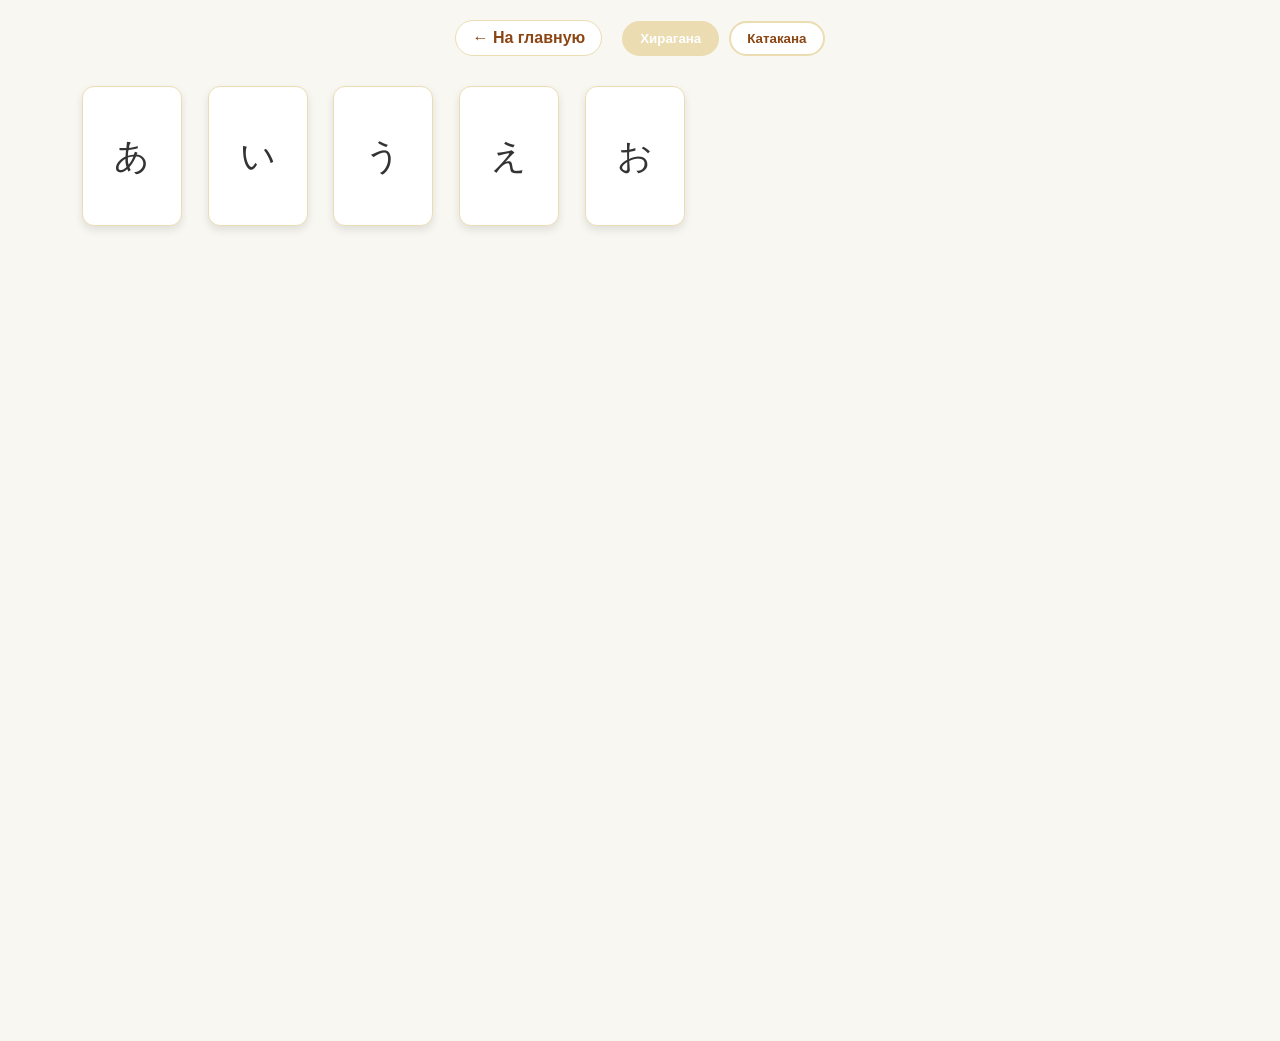
<file: hiragana.html>
<!DOCTYPE html>
<html lang="ru">
<head>
    <meta charset="UTF-8">
    <meta name="viewport" content="width=device-width, initial-scale=1.0">
    <title>Kuriimu JP Study</title>
    <link rel="stylesheet" href="assets/css/style.css?v=1.1">
</head>
<body>

    <nav class="alphabet-selector">
    <a href="index.html" class="back-button">← На главную</a>
    
    <div class="mode-switch">
        <button onclick="switchMode('hiragana')" id="btn-hira" class="active">Хирагана</button>
        <button onclick="switchMode('katakana')" id="btn-kata">Катакана</button>
    </div>
</nav>

    <div class="grid-container" id="main-grid"></div>
    
    <script src="assets/js/alphabet.js"></script>
    <script>
        function switchMode(mode) {
            initAlphabet(mode);
            
            // Визуальное переключение активной кнопки
            document.querySelectorAll('.alphabet-selector button').forEach(btn => btn.classList.remove('active'));
            const activeBtnId = mode === 'hiragana' ? 'btn-hira' : 'btn-kata';
            document.getElementById(activeBtnId).classList.add('active');
        }

        document.addEventListener('DOMContentLoaded', () => {
    // Получаем параметры из ссылки
        const urlParams = new URLSearchParams(window.location.search);
        const mode = urlParams.get('mode');

    // Если в ссылке указана катакана, включаем её, иначе — хирагану по умолчанию
        if (mode === 'katakana') {
            switchMode('katakana');
        } else {
            switchMode('hiragana');
        }
        });
    </script>
</body>
</html>
</file>
<file: assets/css/style.css>
/* Базовые настройки */
* {
    box-sizing: border-box;
    margin: 0;
    padding: 0;
}

body {
    background-color: #f9f7f2;
    font-family: sans-serif;
    display: block; /* Убираем flex, чтобы сетка не сжималась */
    padding: 20px;
}

/* Переключатель */
.alphabet-selector {
    display: flex;
    gap: 10px;
    justify-content: center;
    margin-bottom: 30px;
}

.alphabet-selector button {
    padding: 8px 16px;
    cursor: pointer;
    border: 2px solid #ebdcb2;
    background: white;
    border-radius: 20px;
    font-weight: bold;
    color: #8b4513;
}

.alphabet-selector button.active {
    background: #ebdcb2;
    color: white;
}

/* СЕТКА (Компактная) */
.grid-container {
    display: grid !important;
    /* auto-fill заполнит всю ширину экрана карточками */
    grid-template-columns: repeat(auto-fill, minmax(100px, 1fr)) !important;
    gap: 15px !important;
    width: 90%; /* Занимаем почти всю ширину экрана */
    max-width: 1200px; /* Но не растягиваемся бесконечно на огромных мониторах */
    margin: 20px auto !important;
    justify-content: center;
}

/* Чуть увеличим карточки обратно, чтобы они не выглядели как кнопки */
.char-card {
    width: 100px !important;
    height: 140px !important;
    perspective: 1000px;
}

.card-inner {
    position: relative;
    width: 100%;
    height: 100%;
    transition: transform 0.6s;
    transform-style: preserve-3d;
}

.char-card:hover .card-inner {
    transform: rotateY(180deg);
}

/* СТОРОНЫ КАРТОЧКИ (Важнейшая часть) */
.card-front, .card-back {
    position: absolute !important; /* Склеиваем их вместе */
    top: 0;
    left: 0;
    width: 100%;
    height: 100%;
    backface-visibility: hidden !important; /* Скрываем "изнанку" */
    display: flex;
    align-items: center;
    justify-content: center;
    border-radius: 12px;
    background: white;
    box-shadow: 0 4px 8px rgba(0,0,0,0.1);
    border: 1px solid #ebdcb2;
}

.card-front {
    font-size: 2.2rem;
    color: #333;
}

.card-back {
    background-color: #fdf5e6;
    transform: rotateY(180deg);
    font-size: 1.2rem;
    color: #8b4513;
}

.alphabet-selector {
    display: flex;
    flex-wrap: wrap; /* Чтобы на мобильных кнопка и переключатель не слипались */
    gap: 20px;
    justify-content: center;
    align-items: center;
    margin-bottom: 30px;
    width: 100%;
}

.back-button {
    text-decoration: none;
    color: #8b4513;
    font-weight: bold;
    padding: 8px 16px;
    border: 1px solid #ebdcb2;
    border-radius: 20px;
    background: #fff;
    transition: all 0.3s;
}

.back-button:hover {
    background: #fdf5e6;
    transform: translateX(-5px); /* Небольшой эффект сдвига назад */
}

/* Группируем кнопки переключения */
.mode-switch {
    display: flex;
    gap: 10px;
}

/* Стили специально для титульной страницы */
.title-screen {
    justify-content: center;
    align-items: center;
    min-height: 100vh;
    display: flex;
}

.title-screen .container {
    text-align: center;
}

.title-screen h1 {
    font-size: 4rem;
    color: #8b4513;
    margin-bottom: 10px;
}

.title-screen .subtitle {
    font-size: 1.2rem;
    color: #a89078;
    margin-bottom: 40px;
}

/* Навигация на главной */
.main-nav {
    display: grid;
    grid-template-columns: repeat(2, 1fr);
    gap: 20px;
    max-width: 500px;
    margin: 0 auto;
}

.nav-card {
    display: flex;
    flex-direction: column;
    padding: 20px;
    background: white;
    border: 2px solid #ebdcb2;
    border-radius: 15px;
    text-decoration: none;
    color: #333;
    font-size: 1.5rem;
    transition: all 0.3s;
    box-shadow: 0 4px 8px rgba(0,0,0,0.05);
}

.nav-card span {
    font-size: 0.9rem;
    color: #8b4513;
    margin-top: 5px;
}

.nav-card:hover {
    transform: translateY(-5px);
    background: #fdf5e6;
    border-color: #8b4513;
}
</file>
